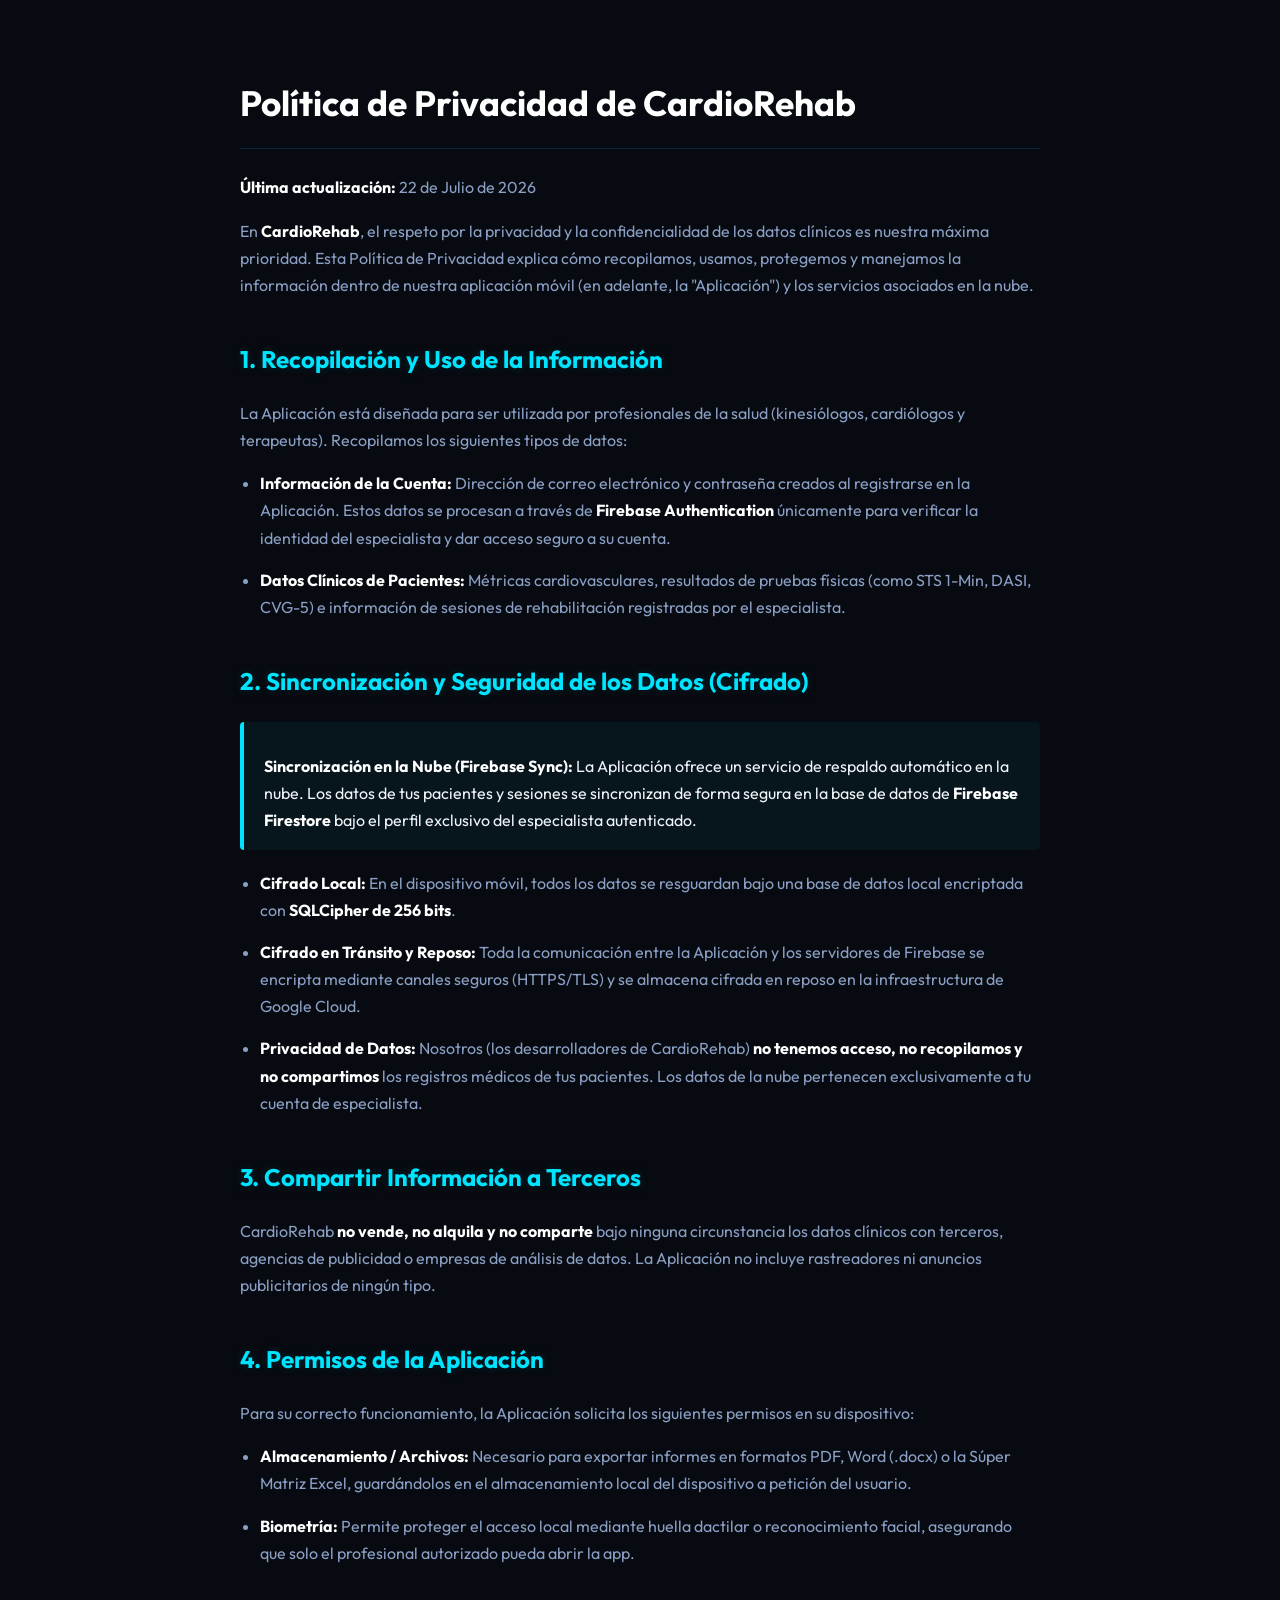
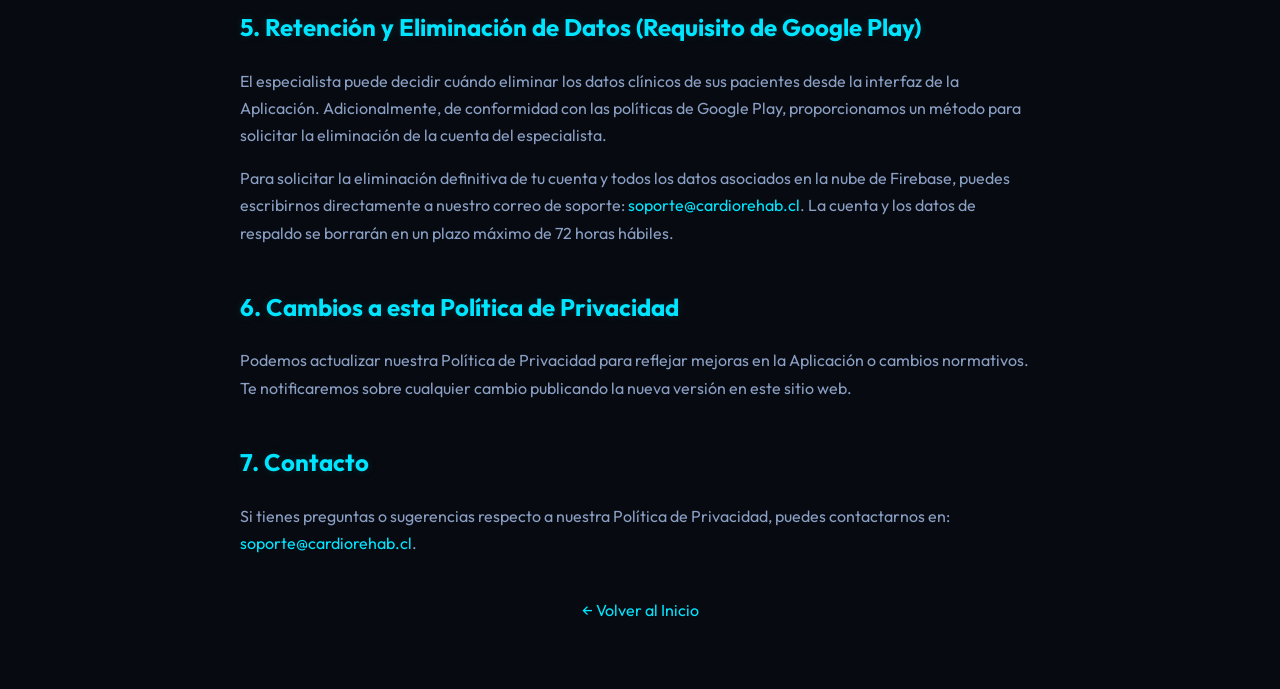
<file: privacy-policy.html>
<!DOCTYPE html>
<html lang="es">
<head>
    <meta charset="UTF-8">
    <meta name="viewport" content="width=device-width, initial-scale=1.0">
    <title>Política de Privacidad - CardioRehab</title>
    <link href="https://fonts.googleapis.com/css2?family=Inter:wght@400;600&family=Outfit:wght@400;600;700&display=swap" rel="stylesheet">
    <style>
        body {
            font-family: 'Outfit', 'Inter', sans-serif;
            line-height: 1.7;
            color: #8a9fc4; /* Color de texto secundario Cyber-Glass */
            background-color: #070a10; /* Fondo principal Cyber-Glass */
            max-width: 800px;
            margin: 0 auto;
            padding: 50px 20px;
        }
        h1, h2 {
            font-family: 'Outfit', sans-serif;
            color: #ffffff;
            font-weight: 700;
        }
        h1 {
            font-size: 2.2rem;
            border-bottom: 1px solid rgba(0, 229, 255, 0.15);
            padding-bottom: 15px;
            margin-bottom: 25px;
        }
        h2 {
            font-size: 1.5rem;
            margin-top: 40px;
            color: #00e5ff; /* Acento cian neón */
            text-shadow: 0 0 10px rgba(0, 229, 255, 0.15);
        }
        p, li {
            margin-bottom: 15px;
            font-size: 1rem;
        }
        strong {
            color: #ffffff;
        }
        ul {
            padding-left: 20px;
            margin-bottom: 20px;
        }
        a {
            color: #00e5ff;
            text-decoration: none;
            transition: opacity 0.3s;
        }
        a:hover {
            opacity: 0.8;
            text-decoration: underline;
        }
        .highlight-box {
            background: rgba(0, 229, 255, 0.05);
            border-left: 4px solid #00e5ff;
            padding: 15px 20px;
            border-radius: 4px;
            margin: 20px 0;
        }
        .highlight-box p {
            margin-bottom: 0;
            color: #f0f4f8;
        }
    </style>
</head>
<body>
    <h1>Política de Privacidad de CardioRehab</h1>
    <p><strong>Última actualización:</strong> 22 de Julio de 2026</p>

    <p>En <strong>CardioRehab</strong>, el respeto por la privacidad y la confidencialidad de los datos clínicos es nuestra máxima prioridad. Esta Política de Privacidad explica cómo recopilamos, usamos, protegemos y manejamos la información dentro de nuestra aplicación móvil (en adelante, la "Aplicación") y los servicios asociados en la nube.</p>

    <h2>1. Recopilación y Uso de la Información</h2>
    <p>La Aplicación está diseñada para ser utilizada por profesionales de la salud (kinesiólogos, cardiólogos y terapeutas). Recopilamos los siguientes tipos de datos:</p>
    <ul>
        <li><strong>Información de la Cuenta:</strong> Dirección de correo electrónico y contraseña creados al registrarse en la Aplicación. Estos datos se procesan a través de <strong>Firebase Authentication</strong> únicamente para verificar la identidad del especialista y dar acceso seguro a su cuenta.</li>
        <li><strong>Datos Clínicos de Pacientes:</strong> Métricas cardiovasculares, resultados de pruebas físicas (como STS 1-Min, DASI, CVG-5) e información de sesiones de rehabilitación registradas por el especialista.</li>
    </ul>

    <h2>2. Sincronización y Seguridad de los Datos (Cifrado)</h2>
    <div class="highlight-box">
        <p><strong>Sincronización en la Nube (Firebase Sync):</strong> La Aplicación ofrece un servicio de respaldo automático en la nube. Los datos de tus pacientes y sesiones se sincronizan de forma segura en la base de datos de <strong>Firebase Firestore</strong> bajo el perfil exclusivo del especialista autenticado.</p>
    </div>
    <ul>
        <li><strong>Cifrado Local:</strong> En el dispositivo móvil, todos los datos se resguardan bajo una base de datos local encriptada con <strong>SQLCipher de 256 bits</strong>.</li>
        <li><strong>Cifrado en Tránsito y Reposo:</strong> Toda la comunicación entre la Aplicación y los servidores de Firebase se encripta mediante canales seguros (HTTPS/TLS) y se almacena cifrada en reposo en la infraestructura de Google Cloud.</li>
        <li><strong>Privacidad de Datos:</strong> Nosotros (los desarrolladores de CardioRehab) <strong>no tenemos acceso, no recopilamos y no compartimos</strong> los registros médicos de tus pacientes. Los datos de la nube pertenecen exclusivamente a tu cuenta de especialista.</li>
    </ul>

    <h2>3. Compartir Información a Terceros</h2>
    <p>CardioRehab <strong>no vende, no alquila y no comparte</strong> bajo ninguna circunstancia los datos clínicos con terceros, agencias de publicidad o empresas de análisis de datos. La Aplicación no incluye rastreadores ni anuncios publicitarios de ningún tipo.</p>

    <h2>4. Permisos de la Aplicación</h2>
    <p>Para su correcto funcionamiento, la Aplicación solicita los siguientes permisos en su dispositivo:</p>
    <ul>
        <li><strong>Almacenamiento / Archivos:</strong> Necesario para exportar informes en formatos PDF, Word (.docx) o la Súper Matriz Excel, guardándolos en el almacenamiento local del dispositivo a petición del usuario.</li>
        <li><strong>Biometría:</strong> Permite proteger el acceso local mediante huella dactilar o reconocimiento facial, asegurando que solo el profesional autorizado pueda abrir la app.</li>
    </ul>

    <h2>5. Retención y Eliminación de Datos (Requisito de Google Play)</h2>
    <p>El especialista puede decidir cuándo eliminar los datos clínicos de sus pacientes desde la interfaz de la Aplicación. Adicionalmente, de conformidad con las políticas de Google Play, proporcionamos un método para solicitar la eliminación de la cuenta del especialista.</p>
    <p>Para solicitar la eliminación definitiva de tu cuenta y todos los datos asociados en la nube de Firebase, puedes escribirnos directamente a nuestro correo de soporte: <a href="mailto:soporte@cardiorehab.cl">soporte@cardiorehab.cl</a>. La cuenta y los datos de respaldo se borrarán en un plazo máximo de 72 horas hábiles.</p>

    <h2>6. Cambios a esta Política de Privacidad</h2>
    <p>Podemos actualizar nuestra Política de Privacidad para reflejar mejoras en la Aplicación o cambios normativos. Te notificaremos sobre cualquier cambio publicando la nueva versión en este sitio web.</p>

    <h2>7. Contacto</h2>
    <p>Si tienes preguntas o sugerencias respecto a nuestra Política de Privacidad, puedes contactarnos en: <a href="mailto:soporte@cardiorehab.cl">soporte@cardiorehab.cl</a>.</p>

    <p style="margin-top: 40px; text-align: center;"><a href="index.html">&larr; Volver al Inicio</a></p>
</body>
</html>
</file>
